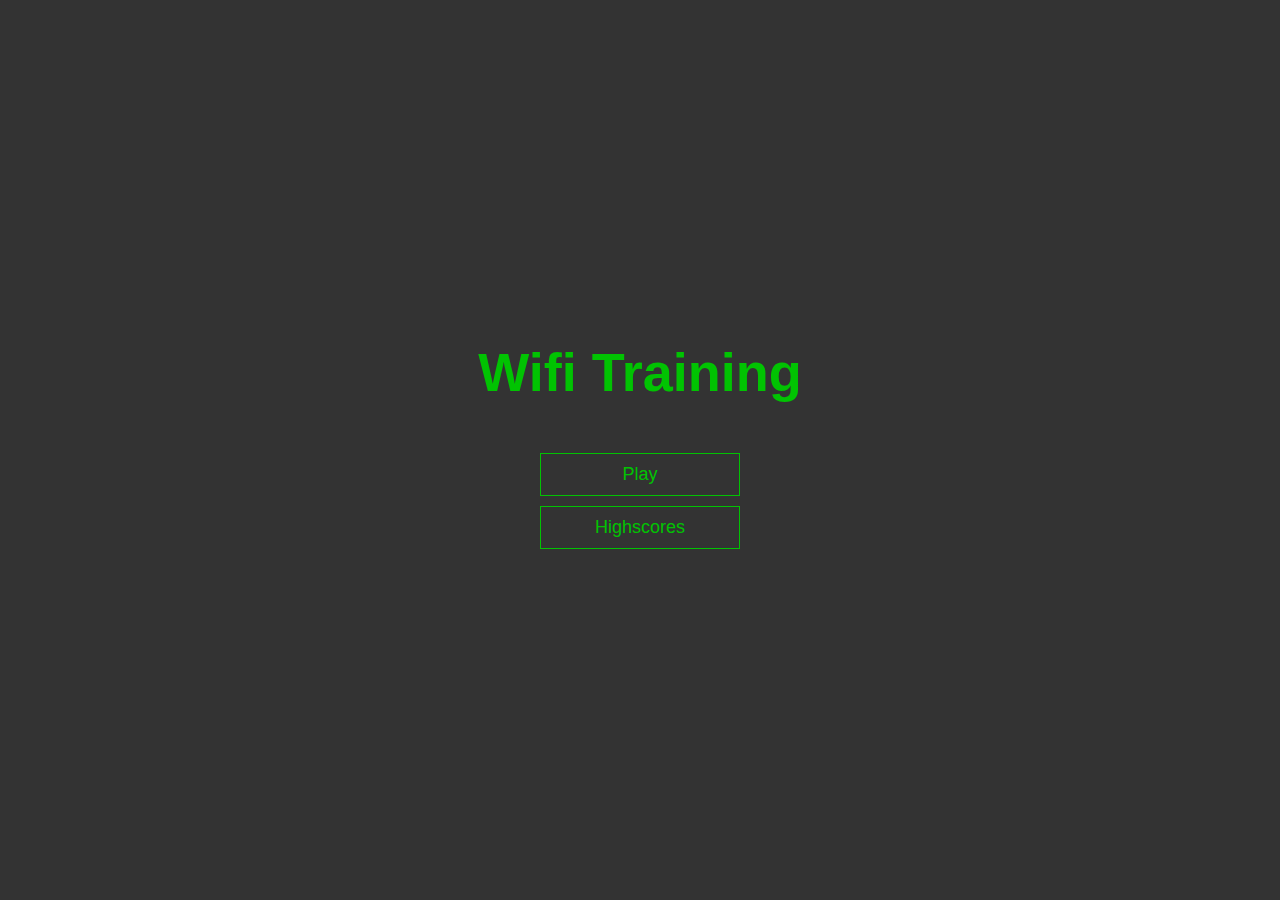
<file: Final/index.html>
<!DOCTYPE html>
<html lang="en">

<head>
    <meta charset="UTF-8">
    <meta http-equiv="X-UA-Compatible" content="IE=edge">
    <meta name="viewport" content="width=device-width, initial-scale=1.0">
    <title>Quiz v2</title>
    <link rel="stylesheet" href="scss/main.css">
</head>

<body>
    <div class="container">
        <div id="home" class="flex-center flex-colum">
            <h1>Wifi Training </h1>
            <a class="btn btn-primary" href="/game.html">Play</a>
            <a class="btn btn-primary" href="/highscores.html">Highscores</a>
        </div>
    </div>
</body>

</html>
</file>
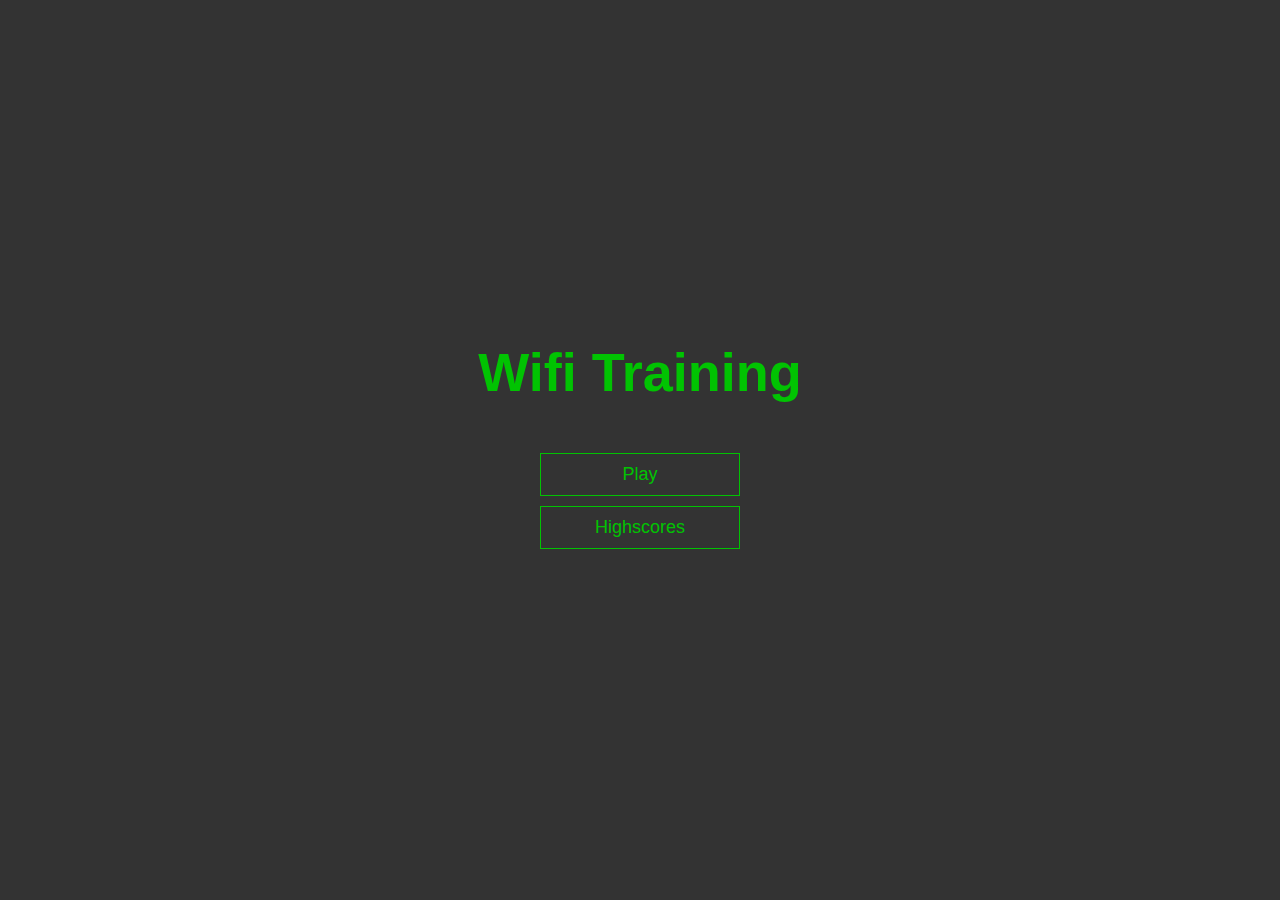
<file: Quiz V2/index.html>
<!DOCTYPE html>
<html lang="en">
<head>
    <meta charset="UTF-8">
    <meta http-equiv="X-UA-Compatible" content="IE=edge">
    <meta name="viewport" content="width=device-width, initial-scale=1.0">
    <title>Quiz v2</title>
    <link rel="stylesheet" href="scss/main.css">
</head>
<body>
    <div class="container">
        <div id="home" class="flex-center flex-colum">
            <h1>Wifi Training </h1>
            <a class="btn btn-primary"href="/game.html">Play</a>
            <a class="btn btn-primary"href="/highscores.html">Highscores</a>
        </div>
    </div>
</body>
</html>
</file>
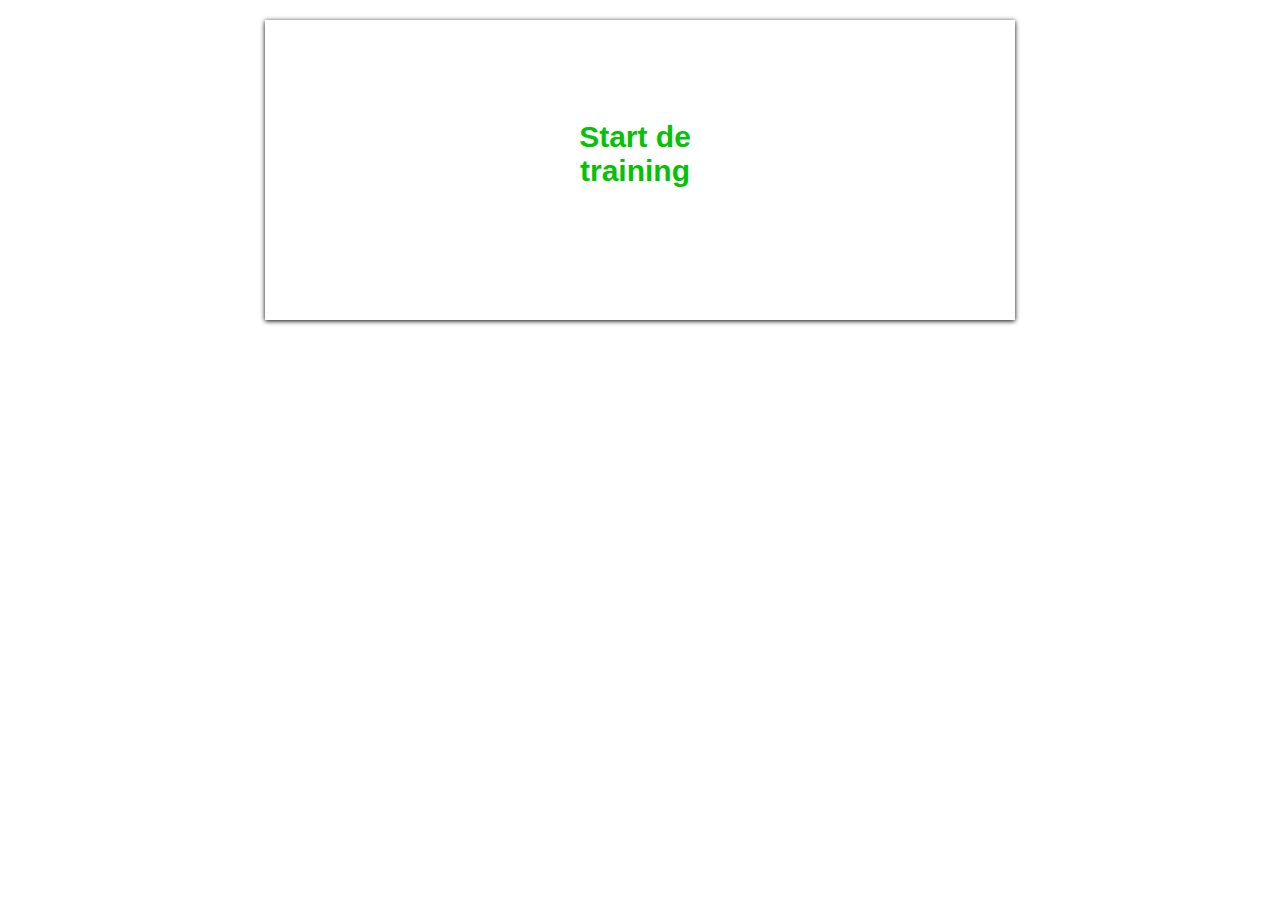
<file: Quiz/index.html>
<!DOCTYPE html>
<html lang="en">
    <head>
        <meta charset="UTF-8">
        <title>KPN Training</title>
        <link rel="stylesheet" href="style.css">
    </head>
    <body>
        <div id="container">
            <div id="start">Start de training</div>
            <div id="quiz" style="display:none">
                <div id="question"></div>
                <div id="questionImage"></div>
                <div id="choices">
                    <div class="choice" id="A"
                     onclick="checkAnswer('A')"></div>
                     <div class="choice" id="B"
                     onclick="checkAnswer('B')"></div>
                     <div class="choice" id="C"
                     onclick="checkAnswer('C')"></div>
                     <div class="choice" id="D"
                     onclick="checkAnswer('D')"></div>
                    </div>
                <div id="timer">
                    <div id="counter"></div>
                    <div id="backgroundTimeGauge"></div>
                    <div id="timeGauge"></div>

                </div>
                <div id="progress"></div>
            </div>
            <div id="scoreContainer"style="display:none"></div>
        </div>
        <script src="quiz.js"></script>
    </body>
    
</html>
</file>
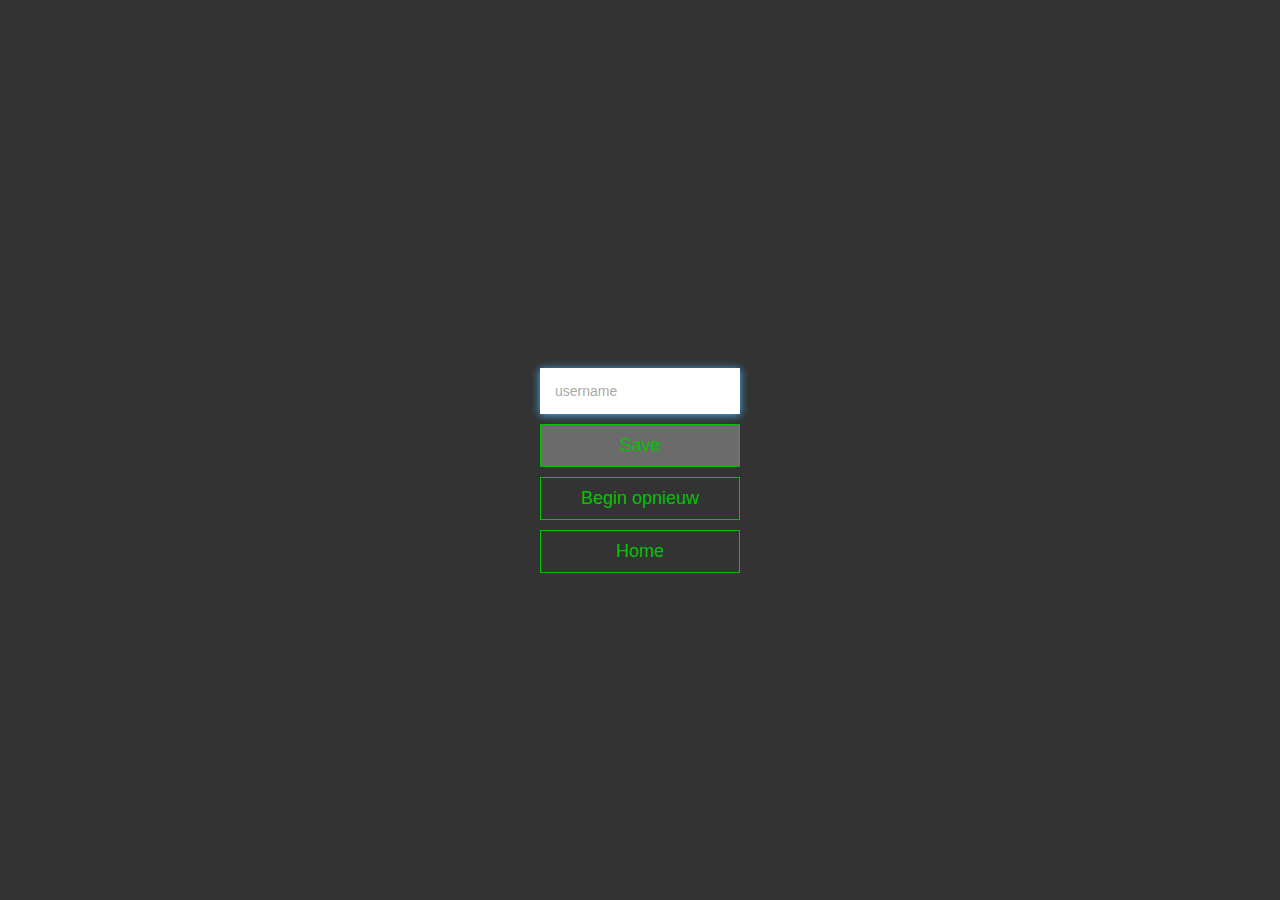
<file: Final/end.html>
<!DOCTYPE html>
<html lang="en">

<head>
    <meta charset="UTF-8">
    <meta http-equiv="X-UA-Compatible" content="IE=edge">
    <meta name="viewport" content="width=device-width, initial-scale=1.0">
    <title>Congratulations!</title>
    <link rel="stylesheet" href="scss/main.css">
</head>

<body>
    <div class="container">
        <div id="end" class="flex-center flex-colum">
            <h1 id="finalScore"></h1>
            <form>
                <input type="text" name="username" id="username" placeholder="username">
                <button type="submit" class="btn btn-primary" id="scoreBtn" onClick="highScore(event)"
                    disabled>Save</button>
            </form>
            <a href="/game.html" class="btn btn-primary">Begin opnieuw</a>
            <a href="/index.html" class="btn btn-primary">Home</a>
        </div>
    </div>
    <script src="js/end.js"></script>
</body>

</html>
</file>
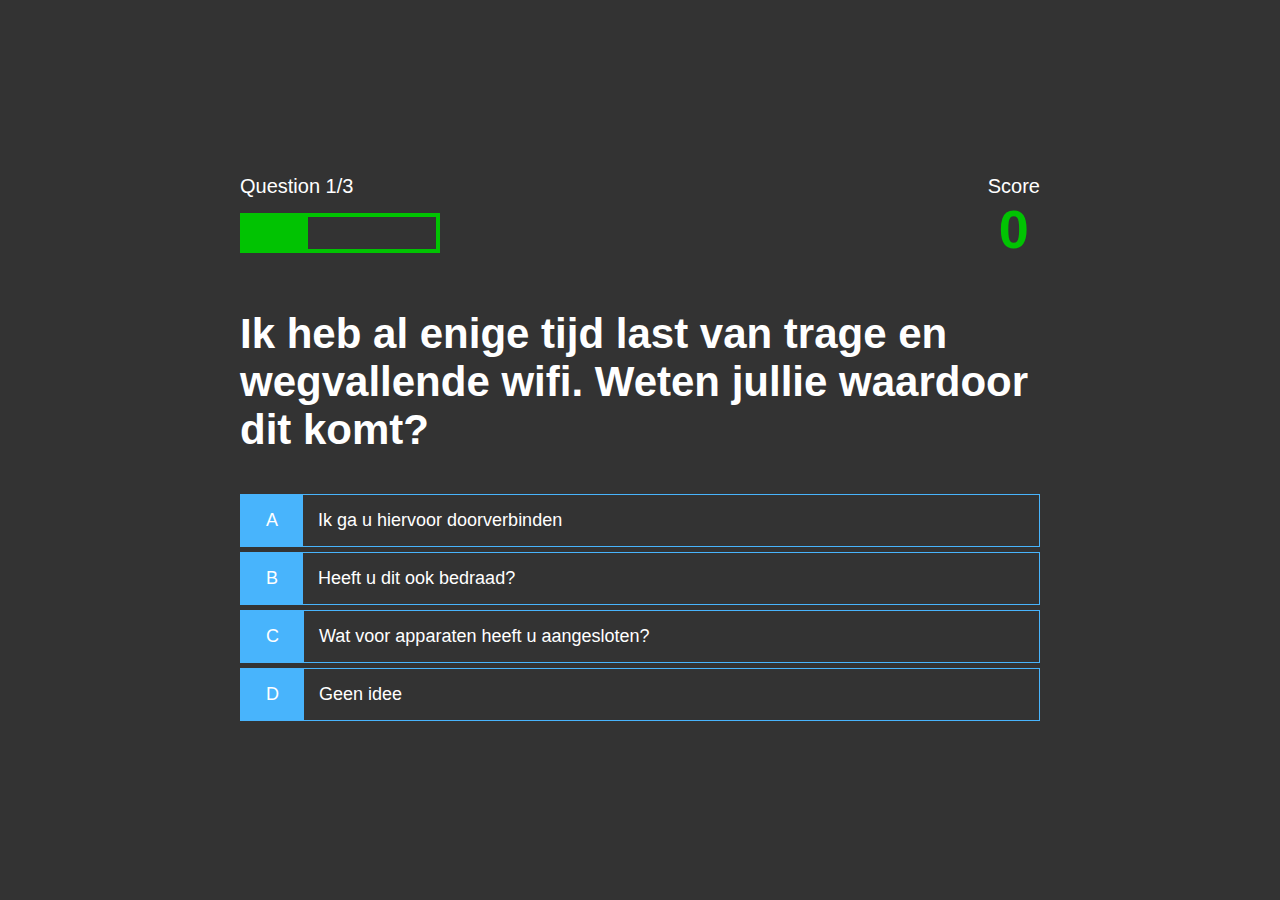
<file: Final/game.html>
<!DOCTYPE html>
<html lang="en">

<head>
    <meta charset="UTF-8">
    <meta http-equiv="X-UA-Compatible" content="IE=edge">
    <meta name="viewport" content="width=device-width, initial-scale=1.0">
    <title>Game</title>
    <link rel="stylesheet" href="scss/main.css">
    <link rel="stylesheet" href="scss/game.css">
</head>

<body>
    <div class="container">
        <div id="game" class="justify-center flex-column">
            <div id="hud">
                <div id="hud-item">
                    <p id="progressText" class="hud-prefix">
                        Question
                    </p>
                    <div id="progressBar">
                        <div id="progressBarFull"></div>
                    </div>
                </div>
                <div id="hud-item">
                    <p class="hud-prefix">
                        Score
                    </p>
                    <h1 class="hud-main-text" id="score">
                        0
                    </h1>
                </div>
            </div>

            <h2 id="question">?</h2>
            <div class="choice-container">
                <p class="choice-prefix">A</p>
                <p class="choice-text" data-number="1">1</p>
            </div>
            <div class="choice-container">
                <p class="choice-prefix">B</p>
                <p class="choice-text" data-number="2">2</p>
            </div>
            <div class="choice-container">
                <p class="choice-prefix">C</p>
                <p class="choice-text" data-number="3">3</p>
            </div>
            <div class="choice-container">
                <p class="choice-prefix">D</p>
                <p class="choice-text" data-number="4">4</p>
            </div>
        </div>
    </div>
    <script src="js/game.js"></script>
</body>

</html>
</file>
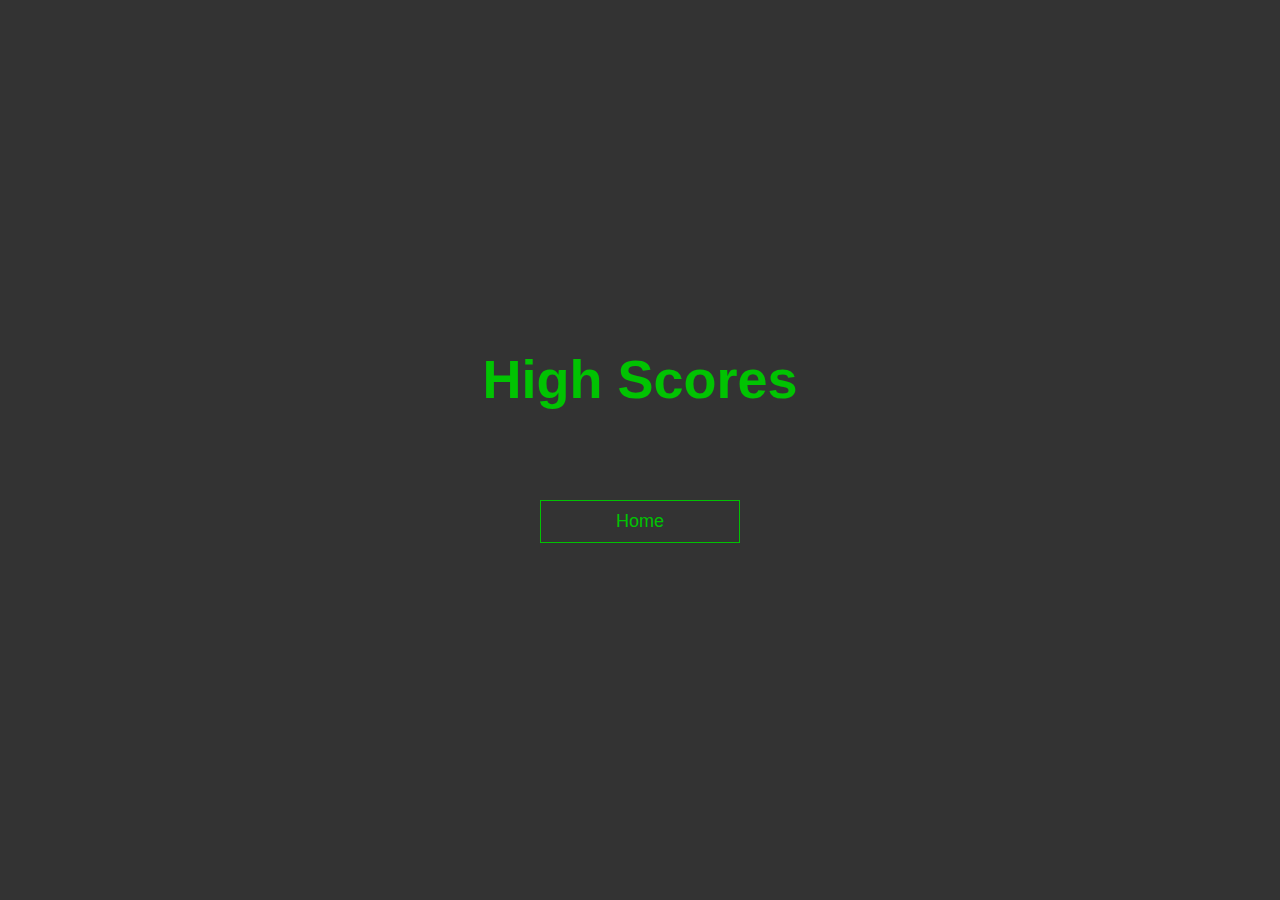
<file: Final/highscores.html>
<!DOCTYPE html>
<html lang="en">
<head>
    <meta charset="UTF-8">
    <meta http-equiv="X-UA-Compatible" content="IE=edge">
    <meta name="viewport" content="width=device-width, initial-scale=1.0">
    <title>High Scores</title>
    <link rel="stylesheet" href="scss/main.css">
    <link rel="stylesheet" href="scss/highscores.css">
   
<body>
    <div class="container">
        <div id="highScores" class="flex-center flex-colum">
            <h1 id="finalScore">High Scores</h1>
            <ul id="scoreList"></ul>
            <a class="btn btn-primary"href="index.html">Home</a>
        </div>
    </div>
    <script src="js/highscores.js"></script>
</body>
</html>
</file>
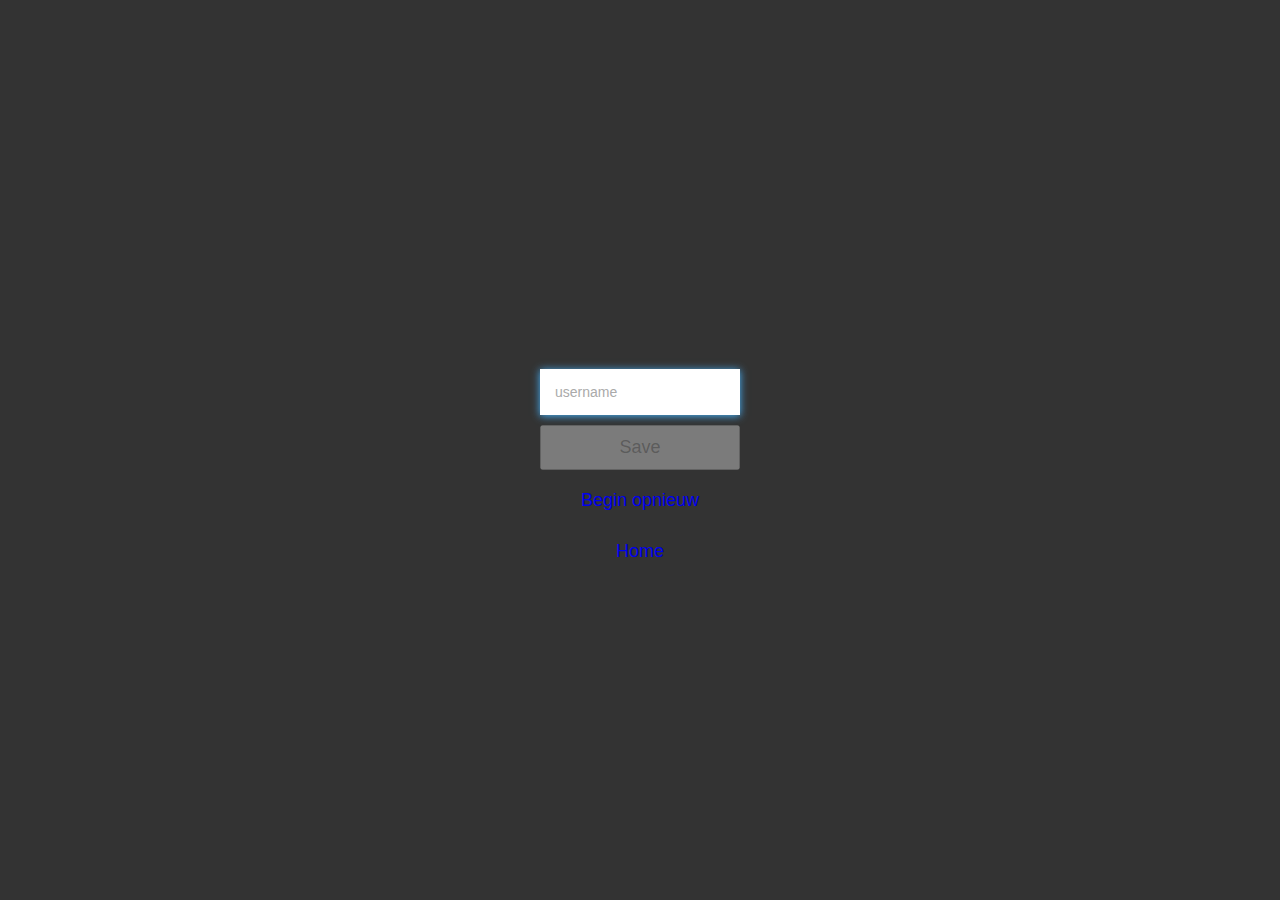
<file: Quiz V2/end.html>
<!DOCTYPE html>
<html lang="en">
<head>
    <meta charset="UTF-8">
    <meta http-equiv="X-UA-Compatible" content="IE=edge">
    <meta name="viewport" content="width=device-width, initial-scale=1.0">
    <title>Congratulations!</title>
    <link rel="stylesheet" href="scss/main.css">
</head>
<body>
    <div class="container">
        <div id="end" class="flex-center flex-colum">
            <h1 id="finalScore"></h1>
            <form>
                <input type="text" name="username" id="username" placeholder="username">
                <button type="submit" class="btn" id="scoreBtn" onClick="highScore(event)"
                disabled>Save</button>
            </form>
            <a href="/game.html" class="btn">Begin opnieuw</a>
            <a href="/index.html" class="btn">Home</a>
        </div>
    </div>
    <script src="js/end.js"></script>
</body>
</html>
</file>
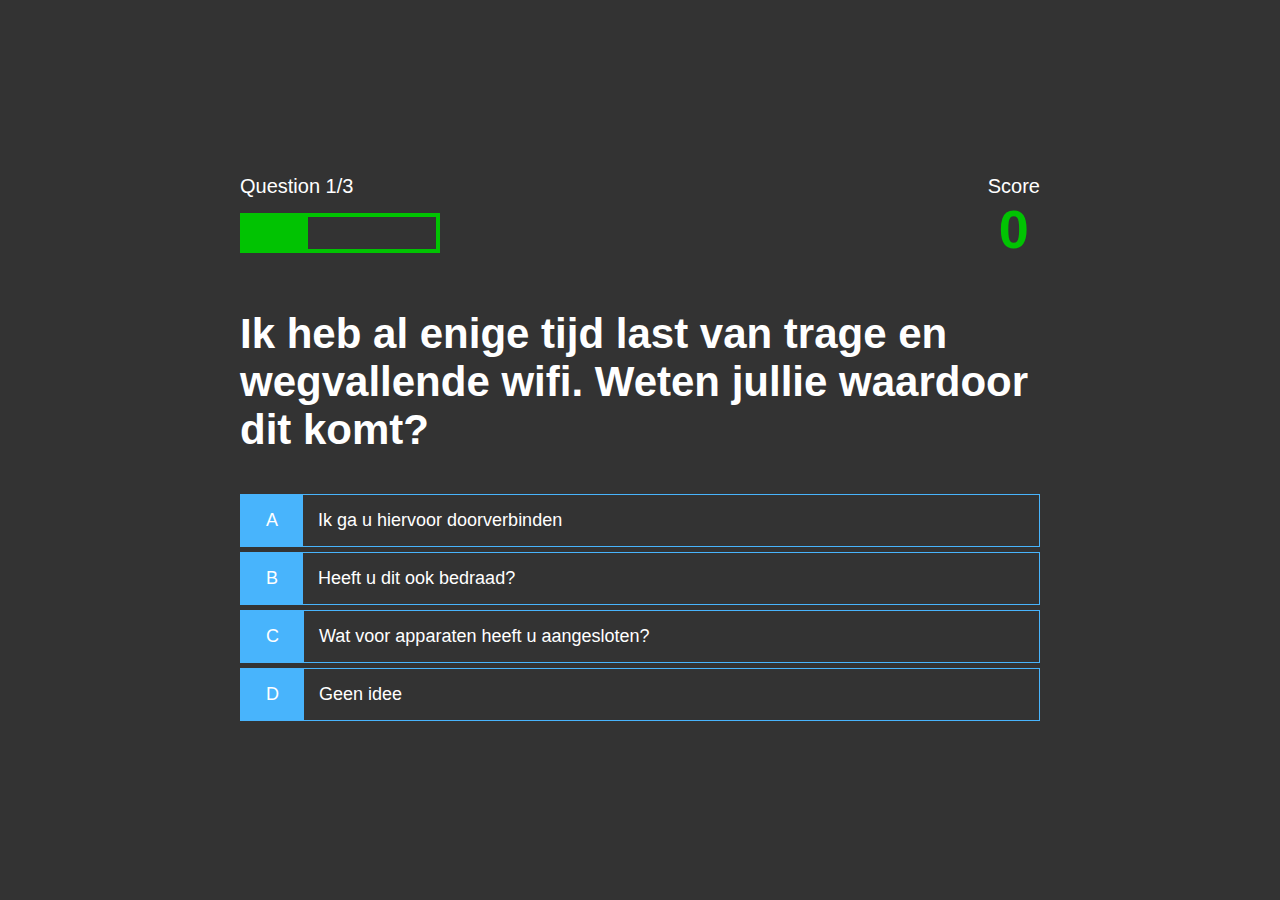
<file: Quiz V2/game.html>
<!DOCTYPE html>
<html lang="en">
<head>
    <meta charset="UTF-8">
    <meta http-equiv="X-UA-Compatible" content="IE=edge">
    <meta name="viewport" content="width=device-width, initial-scale=1.0">
    <title>Game</title>
   <link rel="stylesheet" href="scss/main.css">
    <link rel="stylesheet" href="scss/game.css">
</head>
<body>
    <div class="container">
        <div id="game" class="justify-center flex-column">
            <div id="hud">
                <div id="hud-item">
                    <p id="progressText" class="hud-prefix">
                        Question
                    </p>
                    <div id="progressBar">
                        <div id="progressBarFull"></div>
                    </div>
                </div>
                <div id="hud-item">
                    <p class="hud-prefix">
                        Score
                    </p>
                    <h1 class="hud-main-text" id="score">
                        0
                    </h1>
                </div>
            </div>
          
            <h2 id="question">?</h2>
            <div class="choice-container">
                <p class="choice-prefix">A</p>
                <p class="choice-text" data-number="1">1</p>
            </div>
            <div class="choice-container">
                <p class="choice-prefix">B</p>
                <p class="choice-text"data-number="2">2</p>
            </div>
            <div class="choice-container">
                <p class="choice-prefix">C</p>
                <p class="choice-text"data-number="3">3</p>
            </div>
            <div class="choice-container">
                <p class="choice-prefix">D</p>
                <p class="choice-text"data-number="4">4</p>
            </div>
        </div>
    </div>
    <script src="js/game.js"></script>
</body>
</html>
</file>
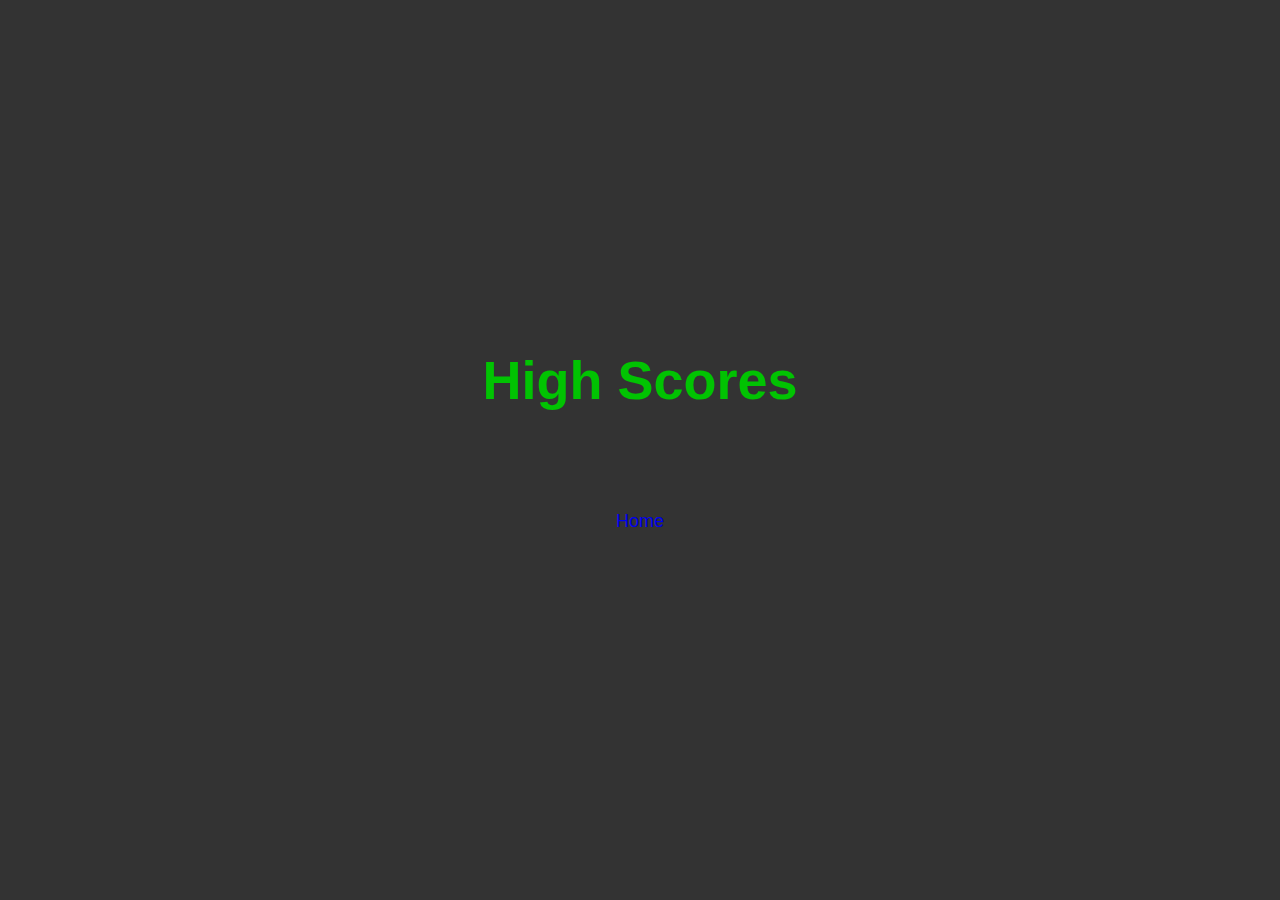
<file: Quiz V2/highscores.html>
<!DOCTYPE html>
<html lang="en">
<head>
    <meta charset="UTF-8">
    <meta http-equiv="X-UA-Compatible" content="IE=edge">
    <meta name="viewport" content="width=device-width, initial-scale=1.0">
    <title>High Scores</title>
    <link rel="stylesheet" href="scss/main.css">
    <link rel="stylesheet" href="scss/highscores.css">
   
<body>
    <div class="container">
        <div id="highScores" class="flex-center flex-colum">
            <h1 id="finalScore">High Scores</h1>
            <ul id="scoreList"></ul>
            <a class="btn"href="index.html">Home</a>
        </div>
    </div>
    <script src="js/highscores.js"></script>
</body>
</html>
</file>
<file: Final/scss/main.css>
:root {
  font-size: 62.5%;
}

* {
  -webkit-box-sizing: border-box;
          box-sizing: border-box;
  font-family: Arial, Helvetica, sans-serif;
  margin: 0;
  padding: 0;
}

body {
  background-color: #333333;
  color: #fff;
}

.btn {
  font-size: 1.8rem;
  padding: 1rem 0;
  width: 20rem;
  text-align: center;
  margin-bottom: 1rem;
  text-decoration: none;
}

.btn.btn-primary {
  border: 0.1rem solid #01C302;
  color: #01C302;
}

.btn.btn-primary:hover {
  border: 0.1rem solid #f4f4f4;
  cursor: pointer;
  -webkit-transform: translateY(-0.3rem);
          transform: translateY(-0.3rem);
  -webkit-transition: -webkit-transform 150ms;
  transition: -webkit-transform 150ms;
  transition: transform 150ms;
  transition: transform 150ms, -webkit-transform 150ms;
}

.btn.btn-secondary {
  border: 0.1rem solid #48B4FC;
  color: #48B4FC;
}

.btn.btn-secondary:hover {
  border: 0.1rem solid #f4f4f4;
  cursor: pointer;
  -webkit-transform: translateY(-0.3rem);
          transform: translateY(-0.3rem);
  -webkit-transition: -webkit-transform 150ms;
  transition: -webkit-transform 150ms;
  transition: transform 150ms;
  transition: transform 150ms, -webkit-transform 150ms;
}

.btn[disabled]:hover {
  cursor: not-allowed;
  -webkit-box-shadow: none;
          box-shadow: none;
  -webkit-transform: none;
          transform: none;
}

#progressBar {
  width: 20rem;
  height: 4rem;
  border: 0.4rem solid #01C302;
  margin-top: 1.5rem;
}

#progressBarFull {
  height: 3.4rem;
  background-color: #01C302;
  width: 0%;
}

h1,
h2,
h3,
h4 {
  margin-bottom: 1rem;
}

h1 {
  font-size: 5.4rem;
  color: #01C302;
  margin-bottom: 5rem;
}

h1 > span {
  font-size: 2.4rem;
  font-weight: 400;
}

h2 {
  font-size: 4.2rem;
  margin-bottom: 4rem;
  font-weight: 700;
}

h3 {
  font-size: 2.8rem;
  font-weight: 400;
}

.container {
  width: 100vw;
  height: 100vh;
  display: -webkit-box;
  display: -ms-flexbox;
  display: flex;
  -webkit-box-pack: center;
      -ms-flex-pack: center;
          justify-content: center;
  -webkit-box-align: center;
      -ms-flex-align: center;
          align-items: center;
  max-width: 80rem;
  margin: 0 auto;
}

.container > * {
  width: 100%;
}

.flex-colum {
  display: -webkit-box;
  display: -ms-flexbox;
  display: flex;
  -webkit-box-orient: vertical;
  -webkit-box-direction: normal;
      -ms-flex-direction: column;
          flex-direction: column;
}

.flex-center {
  -webkit-box-pack: center;
      -ms-flex-pack: center;
          justify-content: center;
  -webkit-box-align: center;
      -ms-flex-align: center;
          align-items: center;
}

.justify-center {
  -webkit-box-pack: center;
      -ms-flex-pack: center;
          justify-content: center;
}

.text-center {
  text-align: center;
}

.hidden {
  display: none;
}

/*FORMULIER*/
form {
  width: 100%;
  display: -webkit-box;
  display: -ms-flexbox;
  display: flex;
  -webkit-box-orient: vertical;
  -webkit-box-direction: normal;
      -ms-flex-direction: column;
          flex-direction: column;
  -webkit-box-align: center;
      -ms-flex-align: center;
          align-items: center;
}

input {
  margin-bottom: 1rem;
  width: 20rem;
  padding: 1.5rem;
  font-size: 1.4rem;
  border: none;
  -webkit-box-shadow: 0 0.1rem 0.8rem 0 #48B4FC;
          box-shadow: 0 0.1rem 0.8rem 0 #48B4FC;
}

input::-webkit-input-placeholder {
  color: #aaa;
}

input:-ms-input-placeholder {
  color: #aaa;
}

input::-ms-input-placeholder {
  color: #aaa;
}

input::placeholder {
  color: #aaa;
}
/*# sourceMappingURL=main.css.map */
</file>
<file: Quiz V2/scss/main.css>
.btn {
  font-size: 1.8rem;
  padding: 1rem 0;
  width: 20rem;
  text-align: center;
  margin-bottom: 1rem;
  text-decoration: none;
}

.btn.btn-primary {
  border: 0.1rem solid #01C302;
  color: #01C302;
}

.btn.btn-primary:hover {
  cursor: pointer;
  background: #404040;
  -webkit-transform: translateY(-0.1rem);
          transform: translateY(-0.1rem);
  -webkit-transition: -webkit-transform 150ms;
  transition: -webkit-transform 150ms;
  transition: transform 150ms;
  transition: transform 150ms, -webkit-transform 150ms;
}

.btn.btn-secondary {
  border: 0.1rem solid #48B4FC;
  color: #48B4FC;
}

.btn.btn-secondary:hover {
  cursor: pointer;
  background: #404040;
  -webkit-transform: translateY(-0.1rem);
          transform: translateY(-0.1rem);
  -webkit-transition: -webkit-transform 150ms;
  transition: -webkit-transform 150ms;
  transition: transform 150ms;
  transition: transform 150ms, -webkit-transform 150ms;
}

.btn[disabled]:hover {
  cursor: not-allowed;
  -webkit-box-shadow: none;
          box-shadow: none;
  -webkit-transform: none;
          transform: none;
}

:root {
  font-size: 62.5%;
}

* {
  -webkit-box-sizing: border-box;
          box-sizing: border-box;
  font-family: Arial, Helvetica, sans-serif;
  margin: 0;
  padding: 0;
}

body {
  background-color: #333333;
  color: #fff;
}

h1,
h2,
h3,
h4 {
  margin-bottom: 1rem;
}

h1 {
  font-size: 5.4rem;
  color: #01C302;
  margin-bottom: 5rem;
}

h1 > span {
  font-size: 2.4rem;
  font-weight: 400;
}

h2 {
  font-size: 4.2rem;
  margin-bottom: 4rem;
  font-weight: 700;
}

h3 {
  font-size: 2.8rem;
  font-weight: 400;
}

.container {
  width: 100vw;
  height: 100vh;
  display: -webkit-box;
  display: -ms-flexbox;
  display: flex;
  -webkit-box-pack: center;
      -ms-flex-pack: center;
          justify-content: center;
  -webkit-box-align: center;
      -ms-flex-align: center;
          align-items: center;
  max-width: 80rem;
  margin: 0 auto;
}

.container > * {
  width: 100%;
}

.flex-colum {
  display: -webkit-box;
  display: -ms-flexbox;
  display: flex;
  -webkit-box-orient: vertical;
  -webkit-box-direction: normal;
      -ms-flex-direction: column;
          flex-direction: column;
}

.flex-center {
  -webkit-box-pack: center;
      -ms-flex-pack: center;
          justify-content: center;
  -webkit-box-align: center;
      -ms-flex-align: center;
          align-items: center;
}

.justify-center {
  -webkit-box-pack: center;
      -ms-flex-pack: center;
          justify-content: center;
}

.text-center {
  text-align: center;
}

.hidden {
  display: none;
}

/*FORMULIER*/
form {
  width: 100%;
  display: -webkit-box;
  display: -ms-flexbox;
  display: flex;
  -webkit-box-orient: vertical;
  -webkit-box-direction: normal;
      -ms-flex-direction: column;
          flex-direction: column;
  -webkit-box-align: center;
      -ms-flex-align: center;
          align-items: center;
}

input {
  margin-bottom: 1rem;
  width: 20rem;
  padding: 1.5rem;
  font-size: 1.4rem;
  border: none;
  -webkit-box-shadow: 0 0.1rem 0.8rem 0 #48B4FC;
          box-shadow: 0 0.1rem 0.8rem 0 #48B4FC;
}

input::-webkit-input-placeholder {
  color: #aaa;
}

input:-ms-input-placeholder {
  color: #aaa;
}

input::-ms-input-placeholder {
  color: #aaa;
}

input::placeholder {
  color: #aaa;
}
/*# sourceMappingURL=main.css.map */
</file>
<file: Quiz/style.css>
body {
    font-size: 20px;
    font-family: Arial, Helvetica, sans-serif;
}

#container {
    margin: 20px auto;
    background-color: white;
    height: 300px;
    width: 750px;
    border-radius: 0.2px;
    box-shadow: 0px 1px 5px 0px;
    position: relative;
}

#start {
    font-size: 1.5em;
    font-weight: bolder;
    width: 120px;
    height: 100px;
    text-align: center;
    cursor: pointer;
    position: absolute;
    left: 310px;
    top: 100px;
    color: #04c304;
}

#start:hover {
    font-weight: bolder;
    color: #129b12;
}

#questionImage {
    width: 200px;
    height: 200px;
    position: absolute;
    left: 0px;
    top: 0px;
}

#questionImage img {
    width: 200px;
    height: 200px;
    border-top-left-radius: 5px;
}

#question {
    width: 500px;
    height: 125px;
    position: absolute;
    right: 0;
    top: 0;
}

#question p {
    margin: 0;
    padding: 15px;
    font-size: 1.25em;
}

#choices {
    width: 500px;
    position: absolute;
    right: 20px;
    top: 125px;
    padding: 10px
}

.choice {
    display: inline-block;
    width: 160px;
    text-align: center;
    border: 1px solid #04c304;
    border-radius: 5px;
    cursor: pointer;
    margin: 10px;
    padding: 5px;

}


.choice:hover {

    font-weight: bold;
    background-color: #04c304;
    color: #FFF
}

#timer {
    position: absolute;
    height: 100px;
    width: 200px;
    bottom: 0px;
    text-align: center;
}

#counter {
    font-size: 3em;
}

#backgroundTimeGauge {
    width: 150px;
    height: 10px;
    border-radius: 10px;
    background-color: lightgray;
    margin-left: 25px;
}

#timeGauge {
    height: 10px;
    border-radius: 10px;
    background-color: mediumseagreen;
    margin-top: -10px;
    margin-left: 25px;
}

#progress {
    width: 500px;
    position: absolute;
    bottom: 0px;
    right: 0px;
    padding: 5px;
    text-align: right;
}

.prog {
    width : 25px;
    height : 25px;
    border: 1px solid #000;
    display: inline-block;
    position: relative;
    border-radius: 50%;
    margin-left : 5px;
    margin-right : 5px;
}

#scoreContainer {
    margin: 20px auto;
    background-color: white;
    opacity: 0.8;
    height: 300px;
    width: 700px;
    border-radius: 5px;
    box-shadow: 0px 5px 15px 0px;
    position: relative;
    display: none;
}

#scoreContainer img {
    position: absolute;
    top: 100px;
    left: 325px;
}

#scoreContainer p {
    position: absolute;
    display: block;
    width: 59px;
    height: 59px;
    top: 130px;
    left: 325px;
    font-size: 1.5em;
    font-weight: bold;
    text-align: center;
}
</file>
<file: Final/scss/game.css>
:root {
  font-size: 62.5%;
}

* {
  -webkit-box-sizing: border-box;
          box-sizing: border-box;
  font-family: Arial, Helvetica, sans-serif;
  margin: 0;
  padding: 0;
}

body {
  background-color: #333333;
  color: #fff;
}

.btn {
  font-size: 1.8rem;
  padding: 1rem 0;
  width: 20rem;
  text-align: center;
  margin-bottom: 1rem;
  text-decoration: none;
}

.btn.btn-primary {
  border: 0.1rem solid #01C302;
  color: #01C302;
}

.btn.btn-primary:hover {
  border: 0.1rem solid #f4f4f4;
  cursor: pointer;
  -webkit-transform: translateY(-0.3rem);
          transform: translateY(-0.3rem);
  -webkit-transition: -webkit-transform 150ms;
  transition: -webkit-transform 150ms;
  transition: transform 150ms;
  transition: transform 150ms, -webkit-transform 150ms;
}

.btn.btn-secondary {
  border: 0.1rem solid #48B4FC;
  color: #48B4FC;
}

.btn.btn-secondary:hover {
  border: 0.1rem solid #f4f4f4;
  cursor: pointer;
  -webkit-transform: translateY(-0.3rem);
          transform: translateY(-0.3rem);
  -webkit-transition: -webkit-transform 150ms;
  transition: -webkit-transform 150ms;
  transition: transform 150ms;
  transition: transform 150ms, -webkit-transform 150ms;
}

.btn[disabled]:hover {
  cursor: not-allowed;
  -webkit-box-shadow: none;
          box-shadow: none;
  -webkit-transform: none;
          transform: none;
}

#progressBar {
  width: 20rem;
  height: 4rem;
  border: 0.4rem solid #01C302;
  margin-top: 1.5rem;
}

#progressBarFull {
  height: 3.4rem;
  background-color: #01C302;
  width: 0%;
}

.choice-container {
  display: -webkit-box;
  display: -ms-flexbox;
  display: flex;
  margin-bottom: 0.5rem;
  width: 100%;
  font-size: 1.8rem;
  border: 0.1rem solid #48B4FC;
}

.choice-container:hover {
  border: 0.1rem solid #f4f4f4;
  cursor: pointer;
  -webkit-transform: translateY(-0.3rem);
          transform: translateY(-0.3rem);
  -webkit-transition: -webkit-transform 150ms;
  transition: -webkit-transform 150ms;
  transition: transform 150ms;
  transition: transform 150ms, -webkit-transform 150ms;
}

.choice-prefix {
  padding: 1.5rem 2.5rem;
  background-color: #48B4FC;
}

.choice-text {
  padding: 1.5rem;
}

.correct {
  background-color: green;
}

.incorrect {
  background-color: red;
}

/*HUD*/
#hud {
  display: -webkit-box;
  display: -ms-flexbox;
  display: flex;
  -webkit-box-pack: justify;
      -ms-flex-pack: justify;
          justify-content: space-between;
}

.hud-prefix {
  -webkit-box-pack: center;
      -ms-flex-pack: center;
          justify-content: center;
  font-size: 2rem;
}

.hud-main-text {
  text-align: center;
}
/*# sourceMappingURL=game.css.map */
</file>
<file: Final/scss/highscores.css>
#scoreList {
  list-style: none;
  padding-left: 0;
  margin-bottom: 4rem;
}

.high-score {
  font-size: 2.8rem;
  margin-bottom: 0.5rem;
}

.high-score:hover {
  -webkit-transform: scale(1.05);
          transform: scale(1.05);
}
/*# sourceMappingURL=highscores.css.map */
</file>
<file: Quiz V2/scss/game.css>
.choice-container {
  display: -webkit-box;
  display: -ms-flexbox;
  display: flex;
  margin-bottom: 0.5rem;
  width: 100%;
  font-size: 1.8rem;
  border: 0.1rem solid #48B4FC;
}

.choice-container:hover {
  cursor: pointer;
  background: #404040;
  -webkit-transform: translateY(-0.1rem);
          transform: translateY(-0.1rem);
  -webkit-transition: -webkit-transform 150ms;
  transition: -webkit-transform 150ms;
  transition: transform 150ms;
  transition: transform 150ms, -webkit-transform 150ms;
}

.choice-prefix {
  padding: 1.5rem 2.5rem;
  background-color: #48B4FC;
}

.choice-text {
  padding: 1.5rem;
}

.correct {
  background-color: green;
}

.incorrect {
  background-color: red;
}

/*HUD*/
#hud {
  display: -webkit-box;
  display: -ms-flexbox;
  display: flex;
  -webkit-box-pack: justify;
      -ms-flex-pack: justify;
          justify-content: space-between;
}

.hud-prefix {
  -webkit-box-pack: center;
      -ms-flex-pack: center;
          justify-content: center;
  font-size: 2rem;
}

.hud-main-text {
  text-align: center;
}

#progressBar {
  width: 20rem;
  height: 4rem;
  border: 0.4rem solid #01C302;
  margin-top: 1.5rem;
}

#progressBarFull {
  height: 3.4rem;
  background-color: #01C302;
  width: 0%;
}
/*# sourceMappingURL=game.css.map */
</file>
<file: Quiz V2/scss/highscores.css>
#scoreList {
  list-style: none;
  padding-left: 0;
  margin-bottom: 4rem;
}

.high-score {
  font-size: 2.8rem;
  margin-bottom: 0.5rem;
}

.high-score:hover {
  -webkit-transform: scale(1.05);
          transform: scale(1.05);
}
/*# sourceMappingURL=highscores.css.map */
</file>
